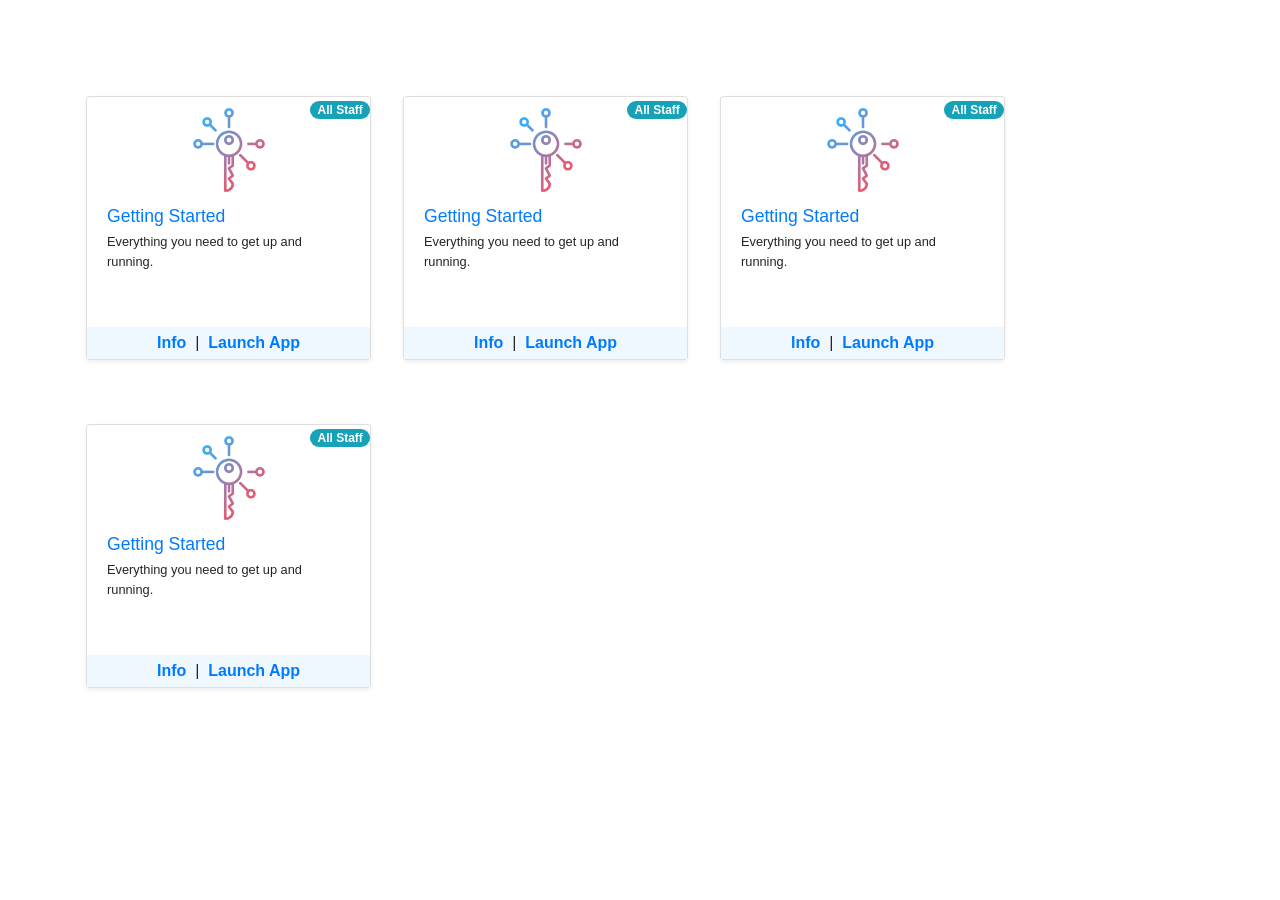
<file: index.html>
<!DOCTYPE html>
<html lang="en">
<head style="margin:40px">
  <meta charset="UTF-8">
  <meta name="viewport" content="width=device-width, initial-scale=1.0">

  <title>My Wiki</title>
  <link rel="stylesheet" href="https://cdn.jsdelivr.net/npm/bootstrap@4.6.2/dist/css/bootstrap.min.css">
  <link rel="stylesheet" href="/css/style.css">
  
</head>
<body>

  <div class="container">
 
  <div id="card-grid" class="row" style="margin-top:80px"></div>
  </div>
  
  <script src="/js/cards.js"></script>
</body>
</html>
</file>
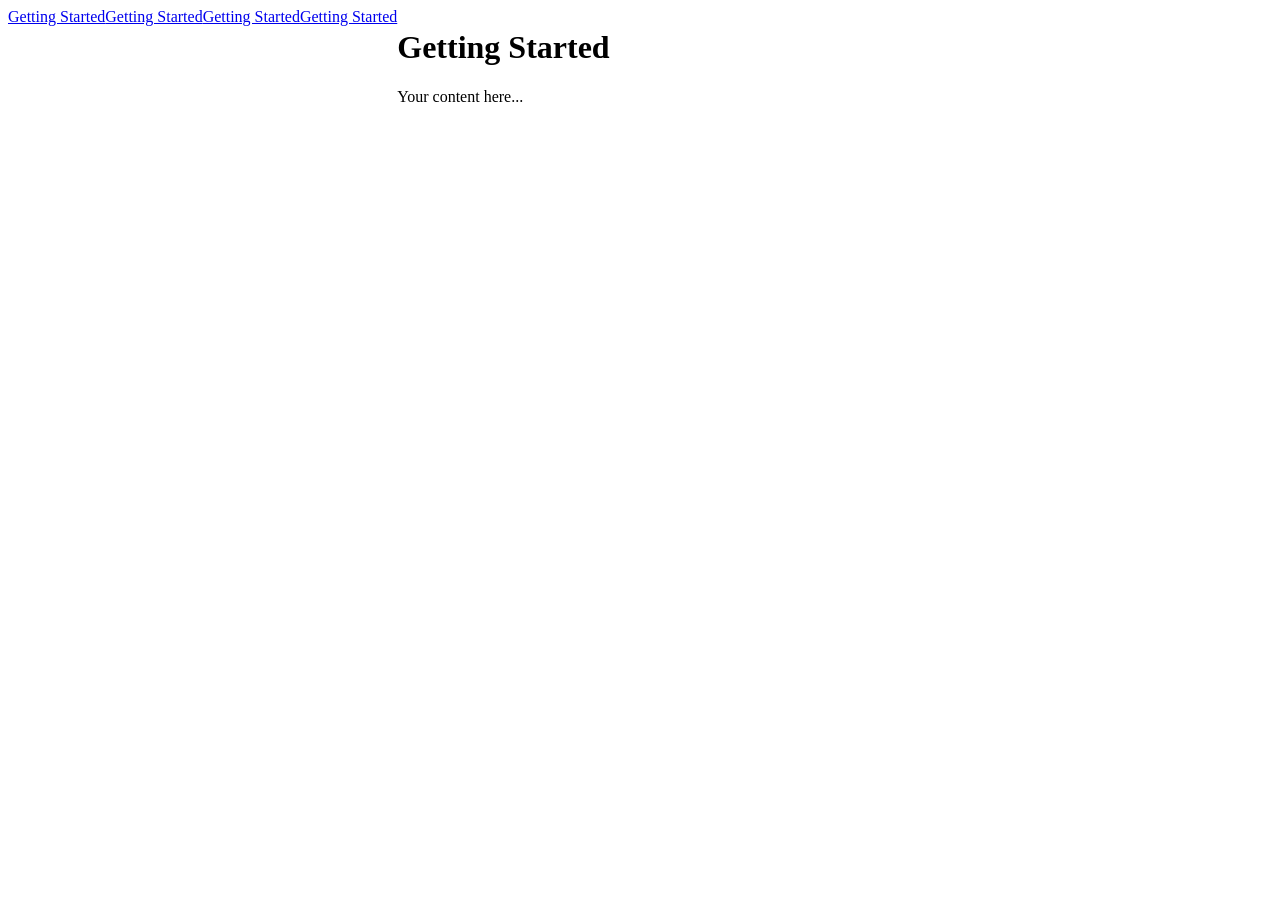
<file: wiki/getting-started.html>
<!DOCTYPE html>
<html lang="en">
<head>
  <meta charset="UTF-8">
  <title>Getting Started</title>
  <link rel="stylesheet" href="/css/style.css">
</head>
<body>
  <div style="display: flex;">
    <nav id="sidebar-nav"></nav>
    <main>
      <h1>Getting Started</h1>
      <p>Your content here...</p>
    </main>
  </div>

  <script src="/js/nav.js"></script>
</body>
</html>
</file>
<file: css/style.css>
.app-card {
    height:264px;
}

.app-card.p-3 {
    padding: .5rem!important;
}

/*.app-card:hover {
    background:aquamarine;
}*/

.app-card a:hover {
    color:#004679;
}


.app-card-links {
    position:absolute;
    bottom:0;
    left:0;
    background-color:aliceblue;
    width:100%;
    text-align:center;
    padding: 4px 0;
    z-index:1;
}

.card-img-top {
    /*height:100px;*/
    height:90px;
    object-fit:contain;
}

.card-title {
    font-size:1.1em; 
    margin-bottom:6px; 
    line-height:1.1em;
}

.card-subtitle {font-size:.7em;}

.card-body {
    padding:.75rem!important;
}

img.card-img-top {
    opacity:.8;
}



img.card-img-top:hover {
    opacity:1;
}
</file>
